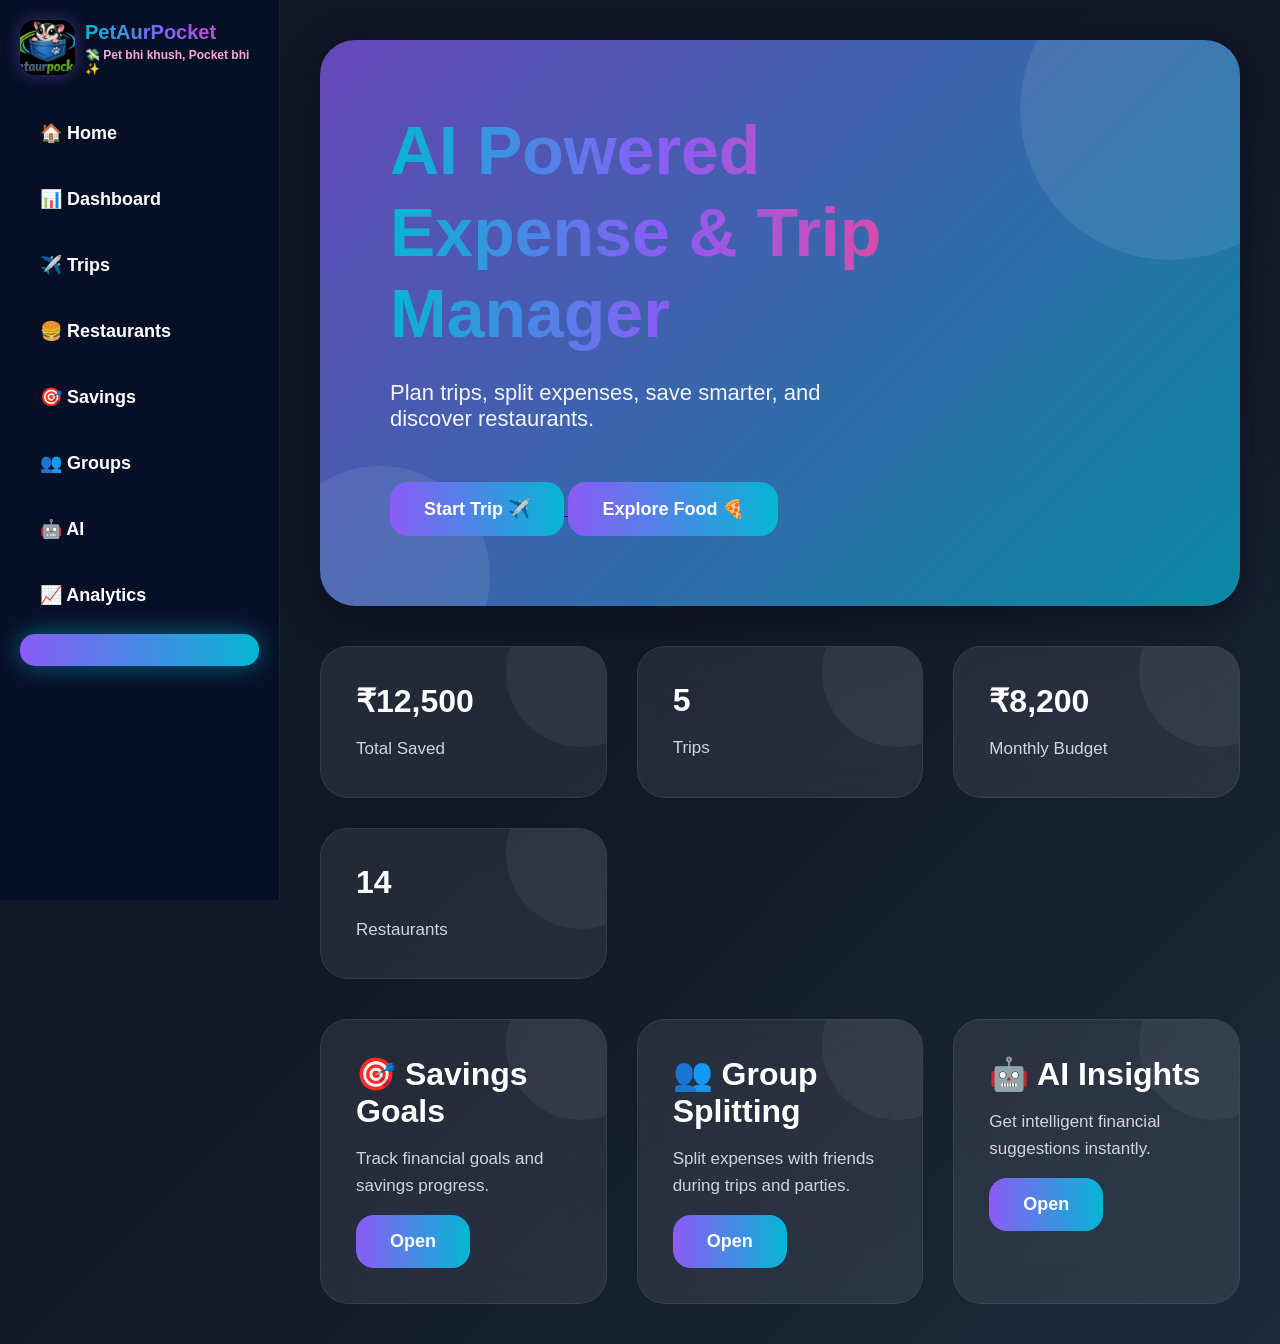
<file: index.html>
<!DOCTYPE html>
<html lang="en">

<head>
    <meta charset="UTF-8">
    <meta name="viewport" content="width=device-width, initial-scale=1.0">
    <title>SplitMate AI+</title>

    <link rel="stylesheet" href="css/style.css">
</head>

<body>

<div class="sidebar">

<div class="logo-box">

    <img src="logo.png" class="main-logo">

    <div>

        <div class="logo">

            PetAurPocket

        </div>

        <p class="tagline">

            💸 Pet bhi khush, Pocket bhi ✨

        </p>

    </div>

</div>
</p>
    <a href="index.html">🏠 Home</a>
    <a href="dashboard.html">📊 Dashboard</a>
    <a href="trip.html">✈️ Trips</a>
    <a href="restaurant.html">🍔 Restaurants</a>
    <a href="savings.html">🎯 Savings</a>
    <a href="groups.html">👥 Groups</a>
    <a href="ai.html">🤖 AI</a>
    <a href="analytics.html">📈 Analytics</a>
    <a href="trip.html" class="active"></a>

</div>

<div class="main">

 <div class="hero">

    <div class="hero-content">

        <h1>
            AI Powered Expense & Trip Manager
        </h1>

        <p>
            Plan trips, split expenses,
            save smarter, and discover restaurants.
        </p>

        <div class="hero-buttons">

            <a href="trip.html">
                <button>
                    Start Trip ✈️
                </button>
            </a>

            <a href="restaurant.html">
                <button>
                    Explore Food 🍕
                </button>
            </a>

        </div>

    </div>

</div>

        

    <div class="stats-grid">

        <div class="card">
            <h2>₹12,500</h2>
            <p>Total Saved</p>
        </div>

        <div class="card">
            <h2>5</h2>
            <p>Trips</p>
        </div>

        <div class="card">
            <h2>₹8,200</h2>
            <p>Monthly Budget</p>
        </div>

        <div class="card">
            <h2>14</h2>
            <p>Restaurants</p>
        </div>

    </div>

    <div class="quick-actions">

        <div class="action-card">

            <h2>🎯 Savings Goals</h2>

            <p>
                Track financial goals
                and savings progress.
            </p>

            <a href="savings.html">
                <button>Open</button>
            </a>

        </div>

        <div class="action-card">

            <h2>👥 Group Splitting</h2>

            <p>
                Split expenses with friends
                during trips and parties.
            </p>

            <a href="groups.html">
                <button>Open</button>
            </a>

        </div>

        <div class="action-card">

            <h2>🤖 AI Insights</h2>

            <p>
                Get intelligent financial
                suggestions instantly.
            </p>

            <a href="ai.html">
                <button>Open</button>
            </a>

        </div>

    </div>

</div>

<script src="js/script.js"></script>

</body>

</html>
</file>
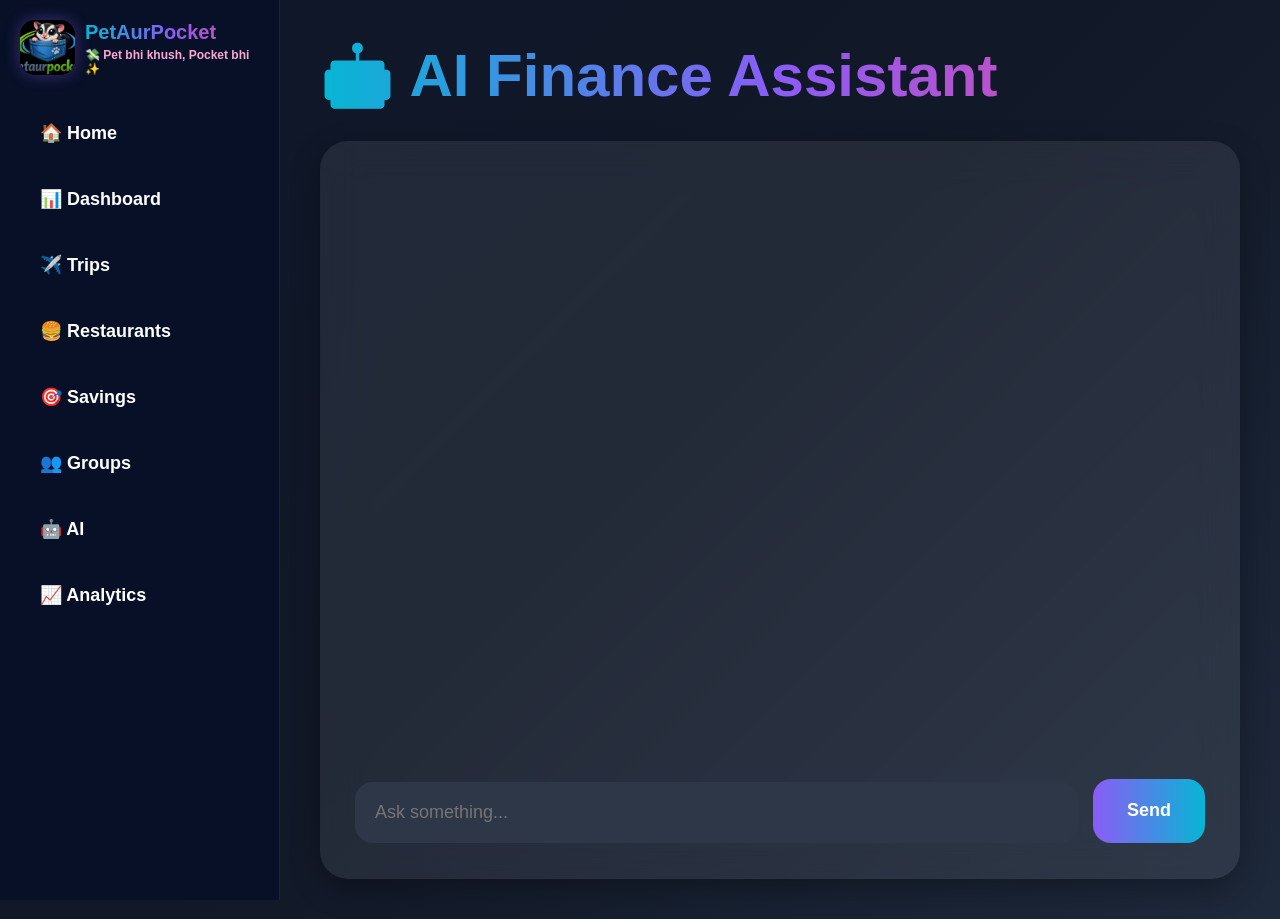
<file: ai.html>
<!DOCTYPE html>
<html>

<head>
    <title>AI Assistant</title>
    <link rel="stylesheet" href="css/style.css">
</head>

<body>

<div class="sidebar">
<div class="logo-box">

    <img src="logo.png" class="main-logo">

    <div>

        <div class="logo">

            PetAurPocket

        </div>

        <p class="tagline">

            💸 Pet bhi khush, Pocket bhi ✨

        </p>

    </div>

</div>

    <a href="index.html">🏠 Home</a>
    <a href="dashboard.html">📊 Dashboard</a>
    <a href="trip.html">✈️ Trips</a>
    <a href="restaurant.html">🍔 Restaurants</a>
    <a href="savings.html">🎯 Savings</a>
    <a href="groups.html">👥 Groups</a>
    <a href="ai.html">🤖 AI</a>
    <a href="analytics.html">📈 Analytics</a>

</div>

<div class="main">

    <h1 class="page-title">
        🤖 AI Finance Assistant
    </h1>

    <div class="chat-container">

        <div id="chatBox"
            class="chat-box"></div>

        <div class="chat-input">

            <input
                type="text"
                id="userInput"
                placeholder="Ask something...">

            <button onclick="sendMessage()">
                Send
            </button>

        </div>

    </div>

</div>

<script src="js/script.js"></script>

</body>

</html>
</file>
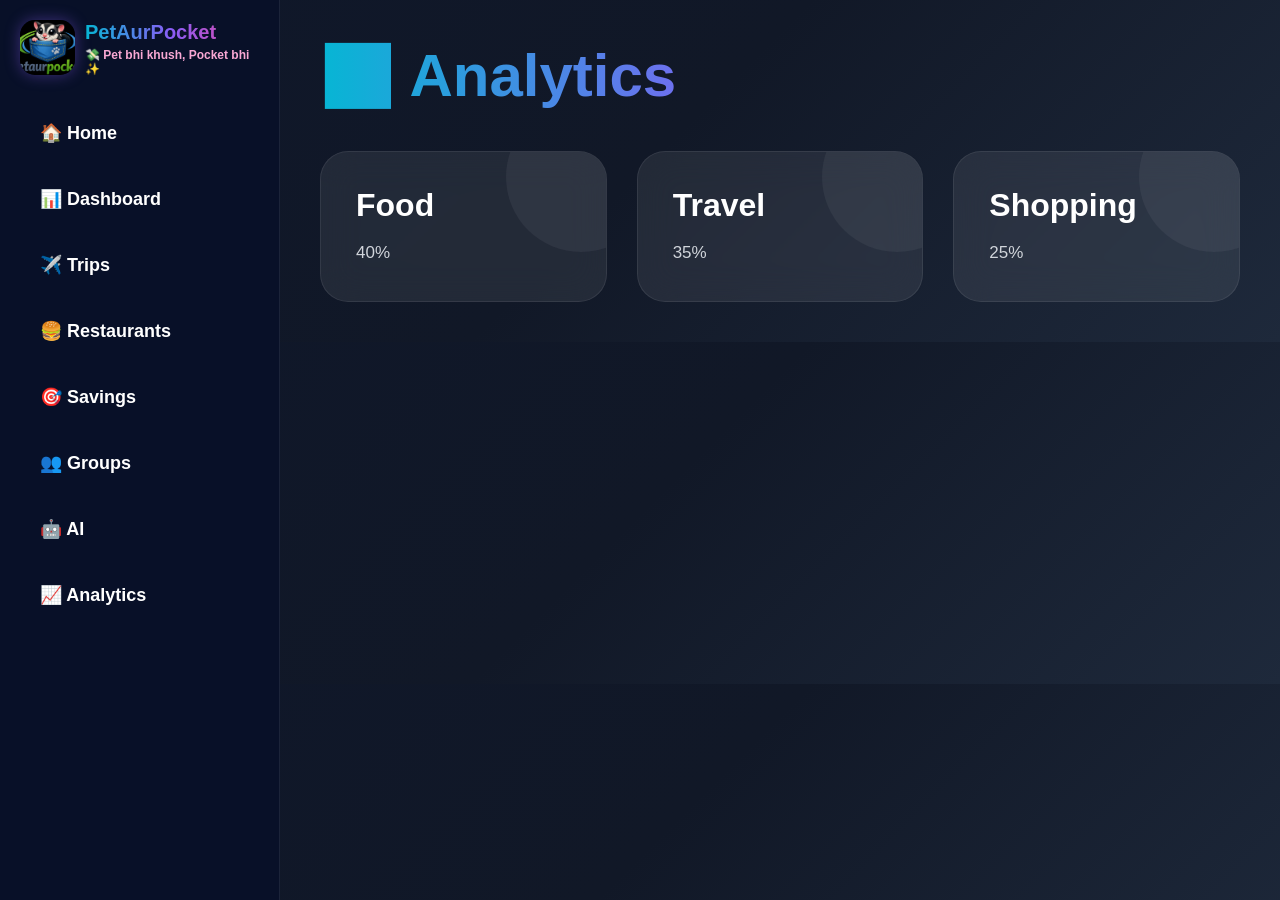
<file: analytics.html>
<!DOCTYPE html>
<html>

<head>
    <title>Analytics</title>
    <link rel="stylesheet" href="css/style.css">
</head>

<body>

<div class="sidebar">
<div class="logo-box">

    <img src="logo.png" class="main-logo">

    <div>

        <div class="logo">

            PetAurPocket

        </div>

        <p class="tagline">

            💸 Pet bhi khush, Pocket bhi ✨

        </p>

    </div>

</div>

    <a href="index.html">🏠 Home</a>
    <a href="dashboard.html">📊 Dashboard</a>
    <a href="trip.html">✈️ Trips</a>
    <a href="restaurant.html">🍔 Restaurants</a>
    <a href="savings.html">🎯 Savings</a>
    <a href="groups.html">👥 Groups</a>
    <a href="ai.html">🤖 AI</a>
    <a href="analytics.html">📈 Analytics</a>

</div>

<div class="main">

    <h1 class="page-title">
        📈 Analytics
    </h1>

    <div class="stats-grid">

        <div class="card">
            <h2>Food</h2>
            <p>40%</p>
        </div>

        <div class="card">
            <h2>Travel</h2>
            <p>35%</p>
        </div>

        <div class="card">
            <h2>Shopping</h2>
            <p>25%</p>
        </div>

    </div>

</div>

<script src="js/script.js"></script>

</body>

</html>
</file>
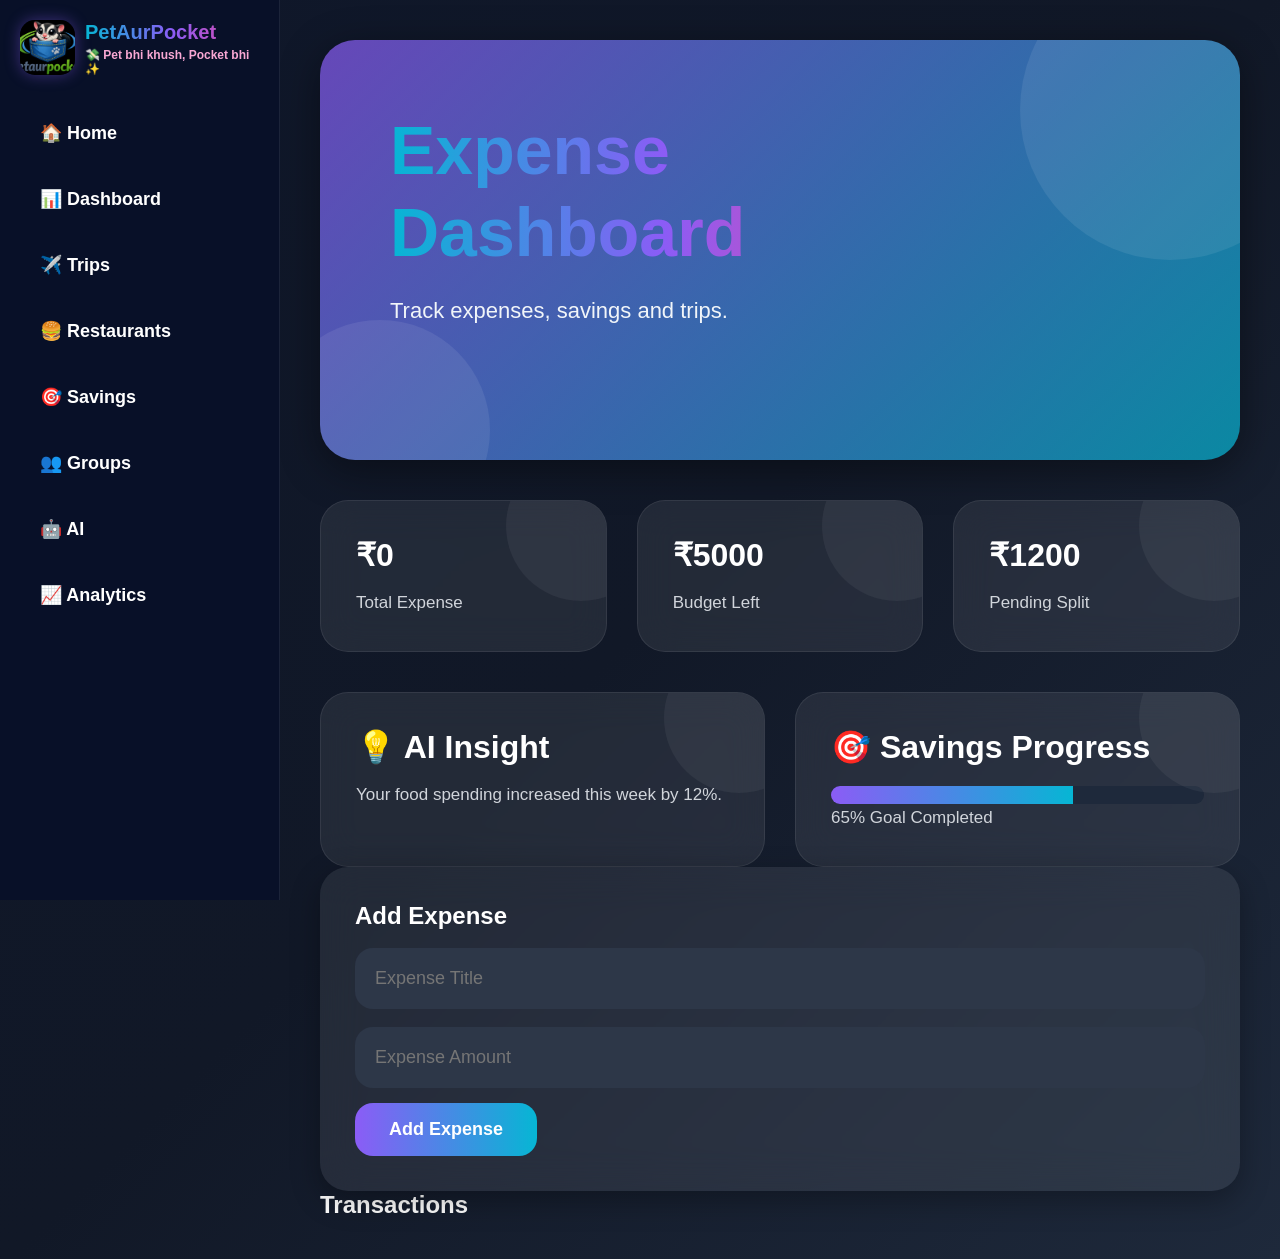
<file: dashboard.html>
<!DOCTYPE html>
<html>

<head>

    <title>Dashboard</title>

    <link rel="stylesheet" href="css/style.css">

</head>

<body>

<div class="sidebar">
<div class="logo-box">

    <img src="logo.png" class="main-logo">

    <div>

        <div class="logo">

            PetAurPocket

        </div>

        <p class="tagline">

            💸 Pet bhi khush, Pocket bhi ✨

        </p>

    </div>

</div>

    <a href="index.html">🏠 Home</a>
    <a href="dashboard.html">📊 Dashboard</a>
    <a href="trip.html">✈️ Trips</a>
    <a href="restaurant.html">🍔 Restaurants</a>
    <a href="savings.html">🎯 Savings</a>
    <a href="groups.html">👥 Groups</a>
    <a href="ai.html">🤖 AI</a>
    <a href="analytics.html">📈 Analytics</a>

</div>

<div class="main">

    <div class="hero">

        <div class="hero-content">

            <h1>
                Expense Dashboard
            </h1>

            <p>
                Track expenses, savings and trips.
            </p>

        </div>

    </div>

    <div class="stats-grid">

        <div class="card">

            <h2 id="totalExpense">
                ₹0
            </h2>

            <p>Total Expense</p>

        </div>

        <div class="card">

            <h2 id="budgetLeft">
                ₹5000
            </h2>

            <p>Budget Left</p>

        </div>

        <div class="card">

            <h2 id="pendingSplit">
                ₹1200
            </h2>

            <p>Pending Split</p>

        </div>

    </div>

    <div class="stats-grid">

        <div class="card">

            <h2>
                💡 AI Insight
            </h2>

            <p>
                Your food spending increased this week by 12%.
            </p>

        </div>

        <div class="card">

            <h2>
                🎯 Savings Progress
            </h2>

            <div class="progress-bar">

                <div class="progress-fill"></div>

            </div>

            <p>
                65% Goal Completed
            </p>

        </div>

    </div>

    <div class="expense-box">

        <h2>
            Add Expense
        </h2>

        <input
            type="text"
            id="expenseTitle"
            placeholder="Expense Title">

        <input
            type="number"
            id="expenseAmount"
            placeholder="Expense Amount">

        <button onclick="addExpenseFromUI()">

            Add Expense

        </button>

    </div>

    <div class="expense-list">

        <h2>
            Transactions
        </h2>

        <ul id="transactionList"></ul>

    </div>

</div>

<script src="js/script.js"></script>

</body>

</html>
</file>
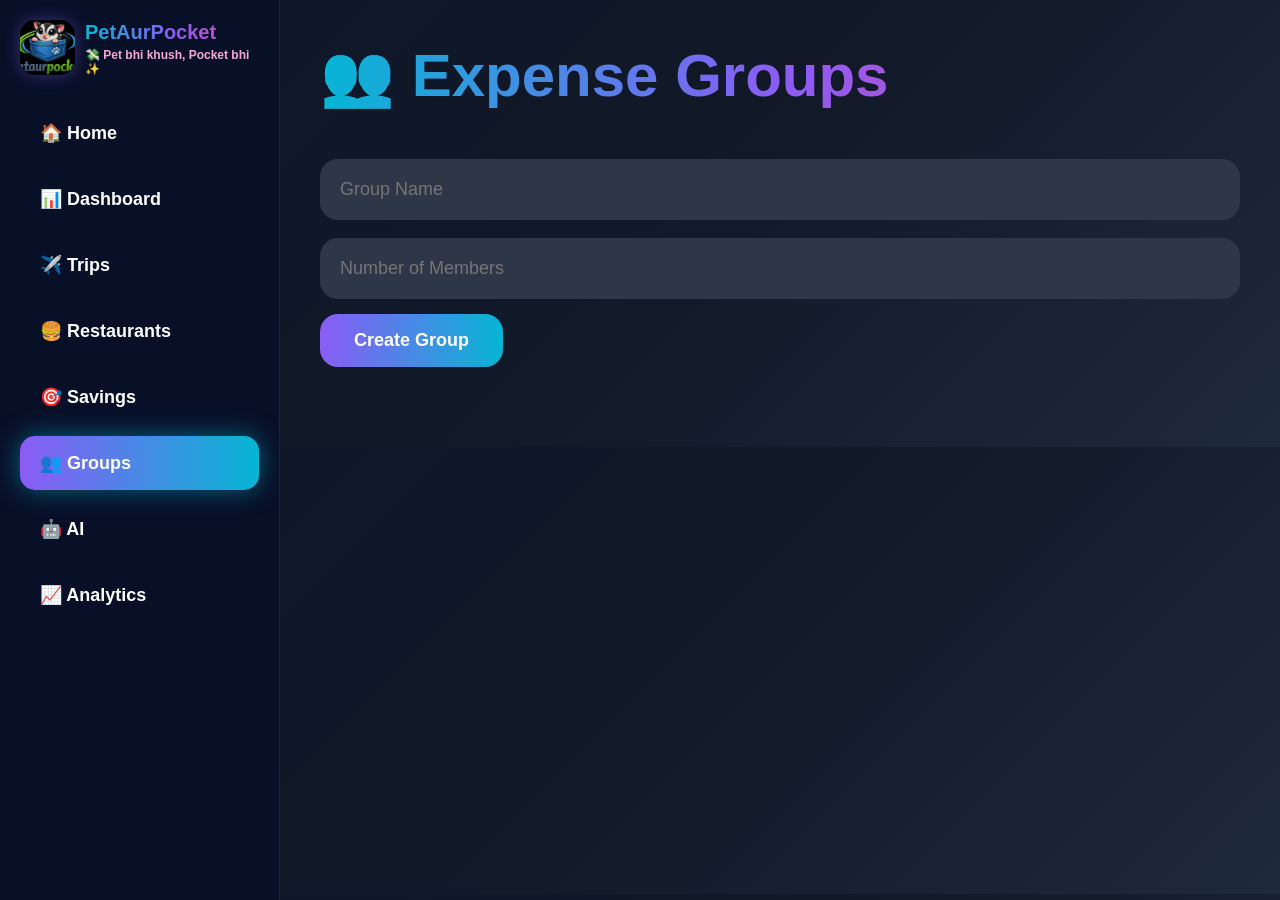
<file: groups.html>
<!DOCTYPE html>
<html>

<head>

    <title>Groups</title>

    <link rel="stylesheet" href="css/style.css">

</head>

<body>

<div class="sidebar">
 <div class="logo-box">

    <img src="logo.png" class="main-logo">

    <div>

        <div class="logo">

            PetAurPocket

        </div>

        <p class="tagline">

            💸 Pet bhi khush, Pocket bhi ✨

        </p>

    </div>

</div>

    <a href="index.html">🏠 Home</a>
    <a href="dashboard.html">📊 Dashboard</a>
    <a href="trip.html">✈️ Trips</a>
    <a href="restaurant.html">🍔 Restaurants</a>
    <a href="savings.html">🎯 Savings</a>
    <a href="groups.html" class="active">👥 Groups</a>
    <a href="ai.html">🤖 AI</a>
    <a href="analytics.html">📈 Analytics</a>

</div>

<div class="main">

    <h1 class="page-title">

        👥 Expense Groups

    </h1>

    <div class="group-form">

        <input
            type="text"
            id="groupName"
            placeholder="Group Name">

        <input
            type="number"
            id="memberCount"
            placeholder="Number of Members">

        <button onclick="createGroup()">

            Create Group

        </button>

    </div>

    <div id="groupContainer"
         class="group-grid">

    </div>

</div>

<script src="js/script.js"></script>

</body>

</html>
</file>
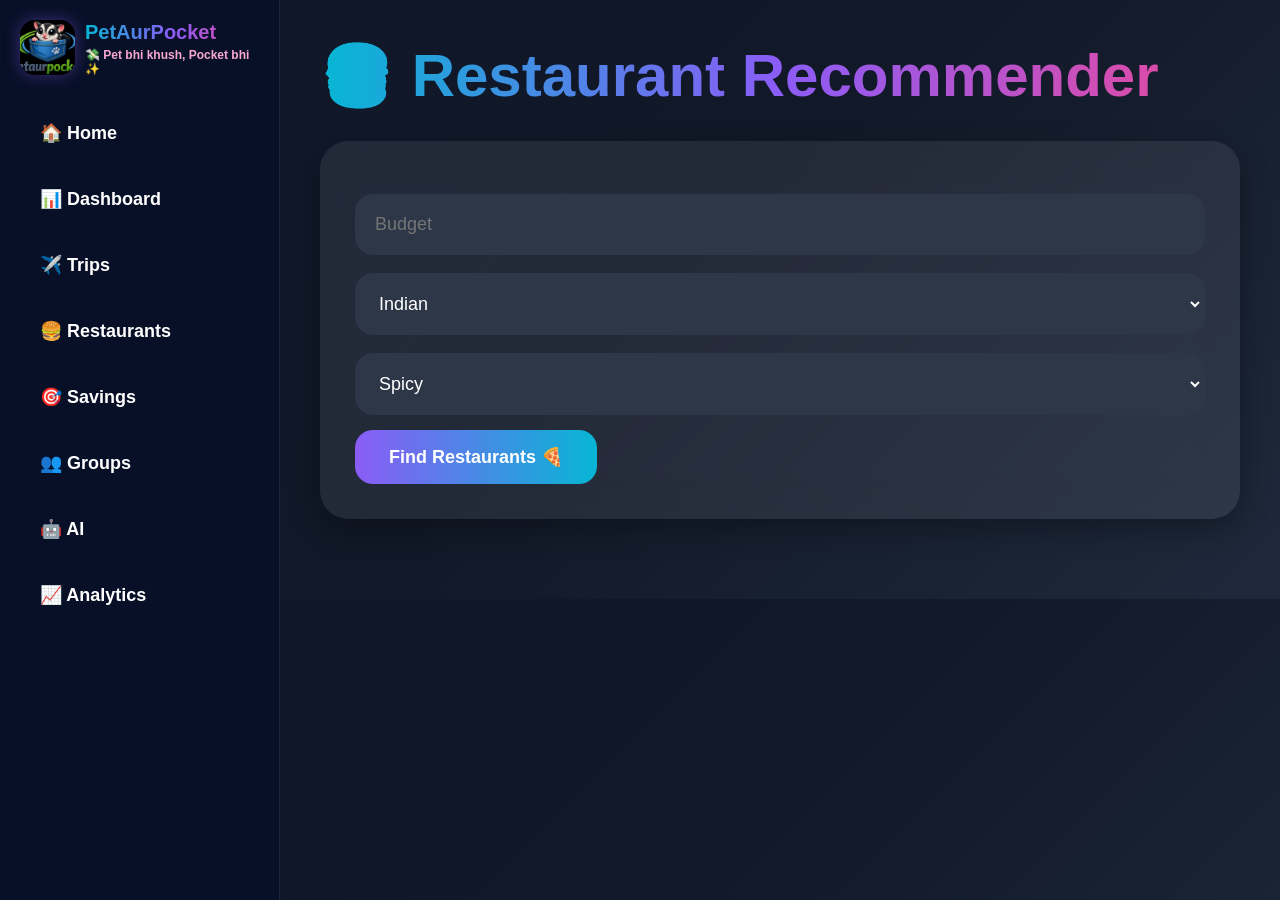
<file: restaurant.html>
<!DOCTYPE html>
<html>

<head>

    <title>Restaurant Finder</title>

    <link rel="stylesheet" href="css/style.css">

</head>

<body>

<div class="sidebar">
<div class="logo-box">

    <img src="logo.png" class="main-logo">

    <div>

        <div class="logo">

            PetAurPocket

        </div>

        <p class="tagline">

            💸 Pet bhi khush, Pocket bhi ✨

        </p>

    </div>

</div>
    <a href="index.html">🏠 Home</a>
    <a href="dashboard.html">📊 Dashboard</a>
    <a href="trip.html">✈️ Trips</a>
    <a href="restaurant.html">🍔 Restaurants</a>
    <a href="savings.html">🎯 Savings</a>
    <a href="groups.html">👥 Groups</a>
    <a href="ai.html">🤖 AI</a>
    <a href="analytics.html">📈 Analytics</a>

</div>

<div class="main">

    <h1 class="page-title">
        🍔 Restaurant Recommender
    </h1>

    <div class="restaurant-box">

        <input
            type="text"
            id="foodBudget"
            placeholder="Budget">

        <select id="foodType">

            <option>Indian</option>
            <option>Chinese</option>
            <option>Italian</option>
            <option>Street Food</option>

        </select>

        <select id="tasteType">

            <option>Spicy</option>
            <option>Sweet</option>
            <option>Healthy</option>
            <option>Fast Food</option>

        </select>

        <button onclick="recommendRestaurant()">

            Find Restaurants 🍕

        </button>

    </div>

    <div id="restaurantResults"
         class="group-grid">

    </div>

</div>

<script src="js/script.js"></script>

</body>

</html>
</file>
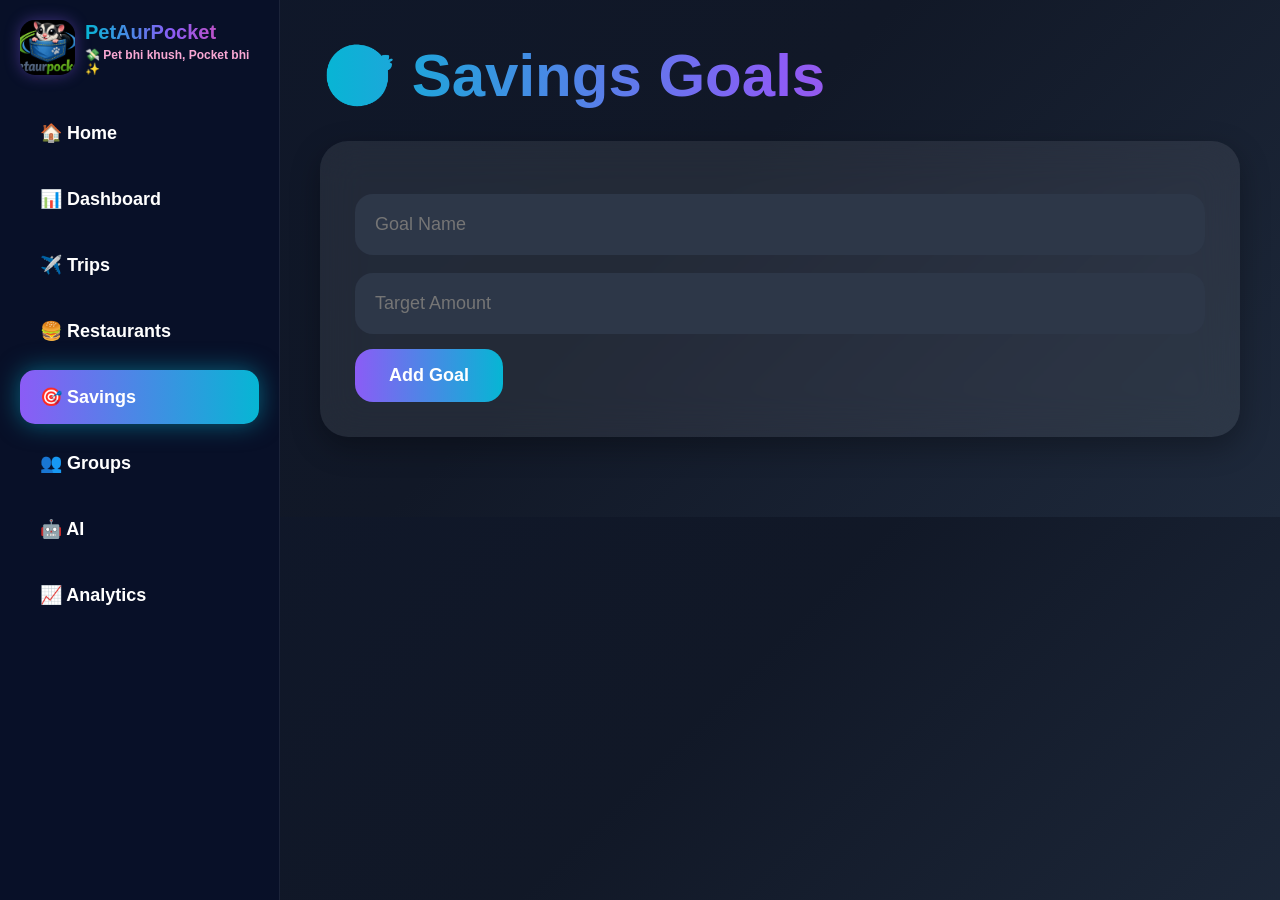
<file: savings.html>
<!DOCTYPE html>
<html>

<head>

    <title>Savings</title>

    <link rel="stylesheet" href="css/style.css">

</head>

<body>

<div class="sidebar">
<div class="logo-box">

    <img src="logo.png" class="main-logo">

    <div>

        <div class="logo">

            PetAurPocket

        </div>

        <p class="tagline">

            💸 Pet bhi khush, Pocket bhi ✨

        </p>

    </div>

</div>

    <a href="index.html">🏠 Home</a>
    <a href="dashboard.html">📊 Dashboard</a>
    <a href="trip.html">✈️ Trips</a>
    <a href="restaurant.html">🍔 Restaurants</a>
    <a href="savings.html" class="active">🎯 Savings</a>
    <a href="groups.html">👥 Groups</a>
    <a href="ai.html">🤖 AI</a>
    <a href="analytics.html">📈 Analytics</a>

</div>

<div class="main">

    <h1 class="page-title">
        🎯 Savings Goals
    </h1>

    <div class="goal-form">

        <input
            type="text"
            id="goalName"
            placeholder="Goal Name">

        <input
            type="number"
            id="goalAmount"
            placeholder="Target Amount">

        <button onclick="addGoal()">

            Add Goal

        </button>

    </div>

    <div id="goalContainer"
         class="goal-container">

    </div>

</div>

<script src="js/script.js"></script>

</body>

</html>
</file>
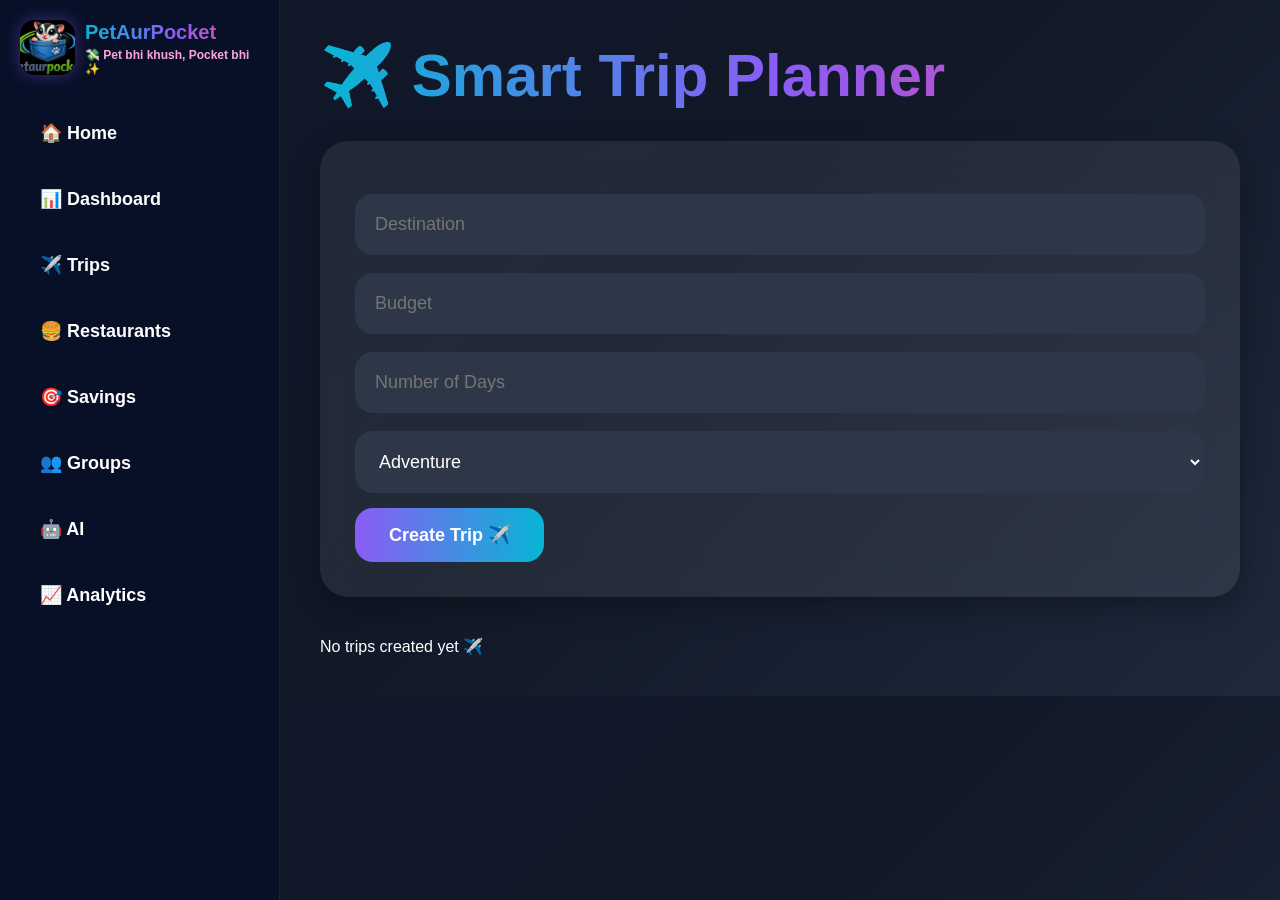
<file: trip.html>
<!DOCTYPE html>
<html>

<head>

    <title>Trip Planner</title>

    <link rel="stylesheet" href="css/style.css">

</head>

<body>

<div class="sidebar">
<div class="logo-box">

    <img src="logo.png" class="main-logo">

    <div>

        <div class="logo">

            PetAurPocket

        </div>

        <p class="tagline">

            💸 Pet bhi khush, Pocket bhi ✨

        </p>

    </div>

</div>

    <a href="index.html">🏠 Home</a>
    <a href="dashboard.html">📊 Dashboard</a>
    <a href="trip.html">✈️ Trips</a>
    <a href="restaurant.html">🍔 Restaurants</a>
    <a href="savings.html">🎯 Savings</a>
    <a href="groups.html">👥 Groups</a>
    <a href="ai.html">🤖 AI</a>
    <a href="analytics.html">📈 Analytics</a>

</div>

<div class="main">

    <h1 class="page-title">
        ✈️ Smart Trip Planner
    </h1>

    <div class="trip-form">

        <input
            type="text"
            id="destination"
            placeholder="Destination">

        <input
            type="number"
            id="budget"
            placeholder="Budget">

        <input
            type="number"
            id="days"
            placeholder="Number of Days">

        <select id="tripType">

            <option>Adventure</option>
            <option>Luxury</option>
            <option>Family</option>
            <option>Solo</option>

        </select>

        <button onclick="createTrip()">

            Create Trip ✈️

        </button>

    </div>

    <div id="tripResults"
         class="group-grid">
         <p id="emptyTrips">
    No trips created yet ✈️
</p>

    </div>

</div>

<script src="js/script.js"></script>

</body>

</html>
</file>
<file: css/style.css>
*{
    margin:0;
    padding:0;
    box-sizing:border-box;
    font-family:Poppins,sans-serif;
}

/* =========================
BODY
========================= */

body{
    background:
    linear-gradient(
        135deg,
        #0f172a,
        #111827,
        #1e293b
    );

    color:white;

    overflow-x:hidden;
}

/* =========================
SIDEBAR
========================= */

.sidebar{

    width:280px;

    background:#081028;

    padding:20px;

    position:fixed;

    height:100vh;

    overflow-y:auto;

    border-right:
    1px solid rgba(255,255,255,0.08);

    z-index:1000;
}

/* =========================
LOGO AREA
========================= */

.logo-box{

    display:flex;

    align-items:flex-start;

    gap:10px;

    margin-bottom:30px;
}

.main-logo{

    width:55px;

    height:55px;

    object-fit:cover;

    border-radius:15px;

    box-shadow:
    0 0 15px rgba(139,92,246,0.4);

    animation:
    floating 3s infinite ease-in-out;
}

.logo{

    font-size:20px;

    font-weight:900;

    line-height:1.2;

    word-break:break-word;

    background:
    linear-gradient(
        90deg,
        #06b6d4,
        #8b5cf6,
        #ec4899
    );

    background-clip:text;
    -webkit-background-clip:text;

    color:transparent;
    -webkit-text-fill-color:transparent;
}

.tagline{

    font-size:12px;

    color:#f9a8d4;

    margin-top:4px;

    font-weight:600;
}

/* =========================
SIDEBAR LINKS
========================= */

.sidebar a{

    display:flex;

    align-items:center;

    gap:12px;

    text-decoration:none;

    color:white;

    font-size:18px;

    font-weight:700;

    padding:16px 20px;

    border-radius:15px;

    margin-bottom:12px;

    transition:.3s;
}

.sidebar a:hover{

    background:
    linear-gradient(
        90deg,
        #8b5cf6,
        #06b6d4
    );

    transform:translateX(8px);

    box-shadow:
    0 0 20px rgba(139,92,246,0.4);
}

.sidebar a.active{

    background:
    linear-gradient(
        90deg,
        #8b5cf6,
        #06b6d4
    );

    box-shadow:
    0 0 25px rgba(6,182,212,0.5);
}

/* =========================
MAIN CONTENT
========================= */

.main{

    margin-left:280px;

    width:calc(100% - 280px);

    padding:40px;

    animation:fadeIn 1s;
}

/* =========================
HERO SECTION
========================= */

.hero{

    min-height:420px;

    background:
    linear-gradient(
        135deg,
        rgba(139,92,246,0.7),
        rgba(6,182,212,0.7)
    );

    border-radius:35px;

    padding:70px;

    position:relative;

    overflow:hidden;

    box-shadow:
    0 10px 40px rgba(0,0,0,0.4);

    animation:heroFloat 4s infinite ease-in-out;
}

.hero::before{

    content:"";

    position:absolute;

    width:300px;
    height:300px;

    background:rgba(255,255,255,0.08);

    border-radius:50%;

    top:-80px;
    right:-80px;
}

.hero::after{

    content:"";

    position:absolute;

    width:220px;
    height:220px;

    background:rgba(255,255,255,0.08);

    border-radius:50%;

    bottom:-80px;
    left:-50px;
}

.hero h1{

    font-size:68px;

    width:70%;

    line-height:1.2;

    position:relative;

    z-index:2;

    background:
    linear-gradient(
        90deg,
        #06b6d4,
        #8b5cf6,
        #ec4899
    );

    background-clip:text;
    -webkit-background-clip:text;

    color:transparent;
    -webkit-text-fill-color:transparent;
}

.hero p{

    margin-top:25px;

    font-size:22px;

    width:60%;

    color:#f1f5f9;

    position:relative;

    z-index:2;
}

.hero-buttons{

    margin-top:35px;

    position:relative;

    z-index:2;
}

/* =========================
BUTTONS
========================= */

button{

    padding:16px 34px;

    border:none;

    border-radius:18px;

    cursor:pointer;

    font-size:18px;

    font-weight:700;

    margin-top:15px;

    background:
    linear-gradient(
        90deg,
        #8b5cf6,
        #06b6d4
    );

    color:white;

    transition:.4s;

    position:relative;
}

button:hover{

    transform:
    translateY(-5px)
    scale(1.03);

    box-shadow:
    0 10px 30px rgba(139,92,246,0.4);
}

/* =========================
GRID LAYOUTS
========================= */

.stats-grid,
.quick-actions,
.group-grid,
.goal-container,
.insights-grid{

    display:grid;

    grid-template-columns:
    repeat(auto-fit,minmax(280px,1fr));

    gap:30px;

    margin-top:40px;
}

/* =========================
CARDS
========================= */

.card,
.action-card,
.group-card,
.goal-card,
.insight-card,
.trip-card{

    background:
    rgba(255,255,255,0.08);

    border:
    1px solid rgba(255,255,255,0.08);

    backdrop-filter:blur(18px);

    padding:35px;

    border-radius:28px;

    transition:.4s;

    position:relative;

    overflow:hidden;
}

.card::before,
.action-card::before,
.group-card::before,
.goal-card::before{

    content:"";

    position:absolute;

    width:150px;
    height:150px;

    background:
    rgba(255,255,255,0.05);

    border-radius:50%;

    top:-50px;
    right:-50px;
}

.card:hover,
.action-card:hover,
.group-card:hover,
.goal-card:hover,
.trip-card:hover{

    transform:
    translateY(-12px)
    scale(1.02);

    box-shadow:
    0 0 20px rgba(139,92,246,0.4),
    0 0 40px rgba(6,182,212,0.3);
}

.card h2,
.action-card h2,
.group-card h2,
.goal-card h2,
.trip-card h2{

    font-size:32px;

    margin-bottom:15px;
}

.card p,
.action-card p,
.group-card p,
.goal-card p,
.trip-card p{

    color:#d1d5db;

    font-size:17px;

    line-height:1.6;
}

/* =========================
PAGE TITLE
========================= */

.page-title{

    font-size:60px;

    margin-bottom:30px;

    background:
    linear-gradient(
        90deg,
        #06b6d4,
        #8b5cf6,
        #ec4899
    );

    background-clip:text;
    -webkit-background-clip:text;

    color:transparent;
    -webkit-text-fill-color:transparent;

    font-weight:900;
}

/* =========================
FORMS
========================= */

.trip-form,
.restaurant-box,
.goal-form,
.expense-box,
.chat-container{

    background:
    rgba(255,255,255,0.08);

    padding:35px;

    border-radius:28px;

    backdrop-filter:blur(20px);

    box-shadow:
    0 10px 30px rgba(0,0,0,0.3);
}

input,
select{

    width:100%;

    padding:18px;

    border:none;

    border-radius:18px;

    margin-top:18px;

    font-size:18px;

    background:#2d3748;

    color:white;

    outline:none;

    transition:.3s;

    border:2px solid transparent;
}

input:hover{

    background:
    rgba(255,255,255,0.12);
}

input:focus,
select:focus{

    border:
    2px solid #8b5cf6;

    transform:scale(1.02);
}

option{

    background:#1e293b;

    color:white;
}

/* =========================
CHATBOT
========================= */

.chat-container{

    height:82vh;
}

.chat-box{

    height:85%;

    overflow-y:auto;

    padding-right:10px;
}

.user-msg{

    background:
    linear-gradient(
        90deg,
        #8b5cf6,
        #06b6d4
    );

    padding:18px;

    border-radius:20px;

    margin-top:20px;

    width:fit-content;

    margin-left:auto;

    animation:pop .4s;
}

.ai-msg{

    background:#1e293b;

    padding:18px;

    border-radius:20px;

    margin-top:20px;

    width:fit-content;

    animation:pop .4s;
}

.chat-input{

    display:flex;

    gap:15px;

    margin-top:20px;
}

.chat-input input{

    flex:1;
}

/* =========================
PROGRESS BAR
========================= */

.progress-bar{

    width:100%;

    height:18px;

    background:#1e293b;

    border-radius:20px;

    overflow:hidden;

    margin-top:20px;
}

.progress-fill{

    width:65%;

    height:100%;

    background:
    linear-gradient(
        90deg,
        #8b5cf6,
        #06b6d4
    );

    animation:progress 3s infinite;
}

/* =========================
LISTS
========================= */

ul{
    list-style:none;
}

li{

    display:flex;

    justify-content:space-between;

    align-items:center;

    background:
    rgba(255,255,255,0.08);

    padding:18px;

    margin-top:15px;

    border-radius:16px;

    transition:.3s;
}

li:hover{

    transform:translateX(8px);
}

li button{

    background:red;

    padding:8px 12px;

    font-size:14px;

    border-radius:10px;
}

/* =========================
SCROLLBAR
========================= */

::-webkit-scrollbar{

    width:10px;
}

::-webkit-scrollbar-track{

    background:#0f172a;
}

::-webkit-scrollbar-thumb{

    background:
    linear-gradient(
        #8b5cf6,
        #06b6d4
    );

    border-radius:20px;
}

/* =========================
ANIMATIONS
========================= */

@keyframes fadeIn{

    from{
        opacity:0;
        transform:translateY(30px);
    }

    to{
        opacity:1;
        transform:translateY(0);
    }
}

@keyframes heroFloat{

    0%{
        transform:translateY(0px);
    }

    50%{
        transform:translateY(-10px);
    }

    100%{
        transform:translateY(0px);
    }
}

@keyframes pop{

    from{
        transform:scale(.7);
        opacity:0;
    }

    to{
        transform:scale(1);
        opacity:1;
    }
}

@keyframes progress{

    0%{
        width:20%;
    }

    50%{
        width:70%;
    }

    100%{
        width:65%;
    }
}

@keyframes floating{

    0%{
        transform:translateY(0px);
    }

    50%{
        transform:translateY(-8px);
    }

    100%{
        transform:translateY(0px);
    }
}

/* =========================
RESPONSIVE
========================= */

@media(max-width:900px){

    .sidebar{

        width:100%;

        height:auto;

        position:relative;
    }

    .main{

        margin-left:0;

        width:100%;
    }

    .hero{

        padding:40px;
    }

    .hero h1{

        width:100%;

        font-size:42px;
    }

    .hero p{

        width:100%;
    }
}
</file>
